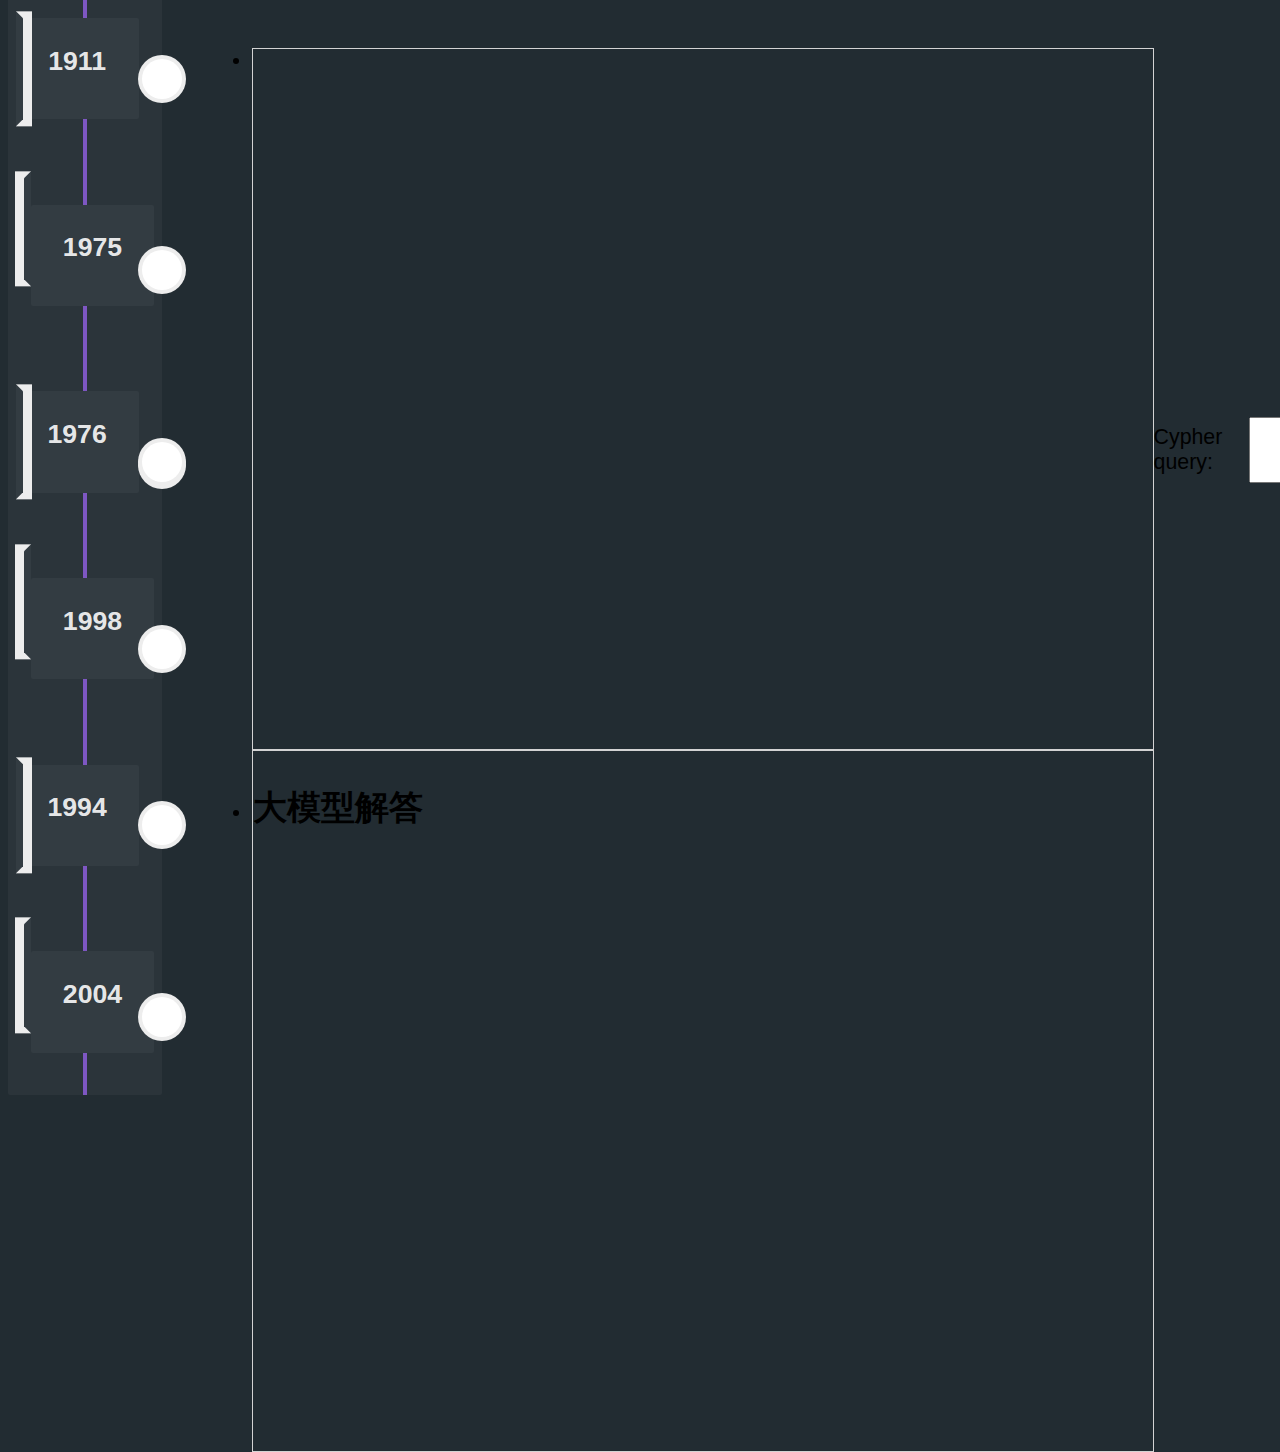
<file: main.html>
<!doctype html>
<html>

<head>
	<title>互联网与AI科技公司发展知识图谱</title>
	<link rel="stylesheet" href="style2.css">
	<style type="text/css">
		html,
		body {
			font: 16pt arial;
			display: flex;
			justify-content: space-between;
			align-items: center;
		}
	</style>

	<!-- FIXME: load from dist -->
	<script type="text/javascript" src="neovis.js"></script>


	<script src="https://code.jquery.com/jquery-3.2.1.min.js"
		integrity="sha256-hwg4gsxgFZhOsEEamdOYGBf13FyQuiTwlAQgxVSNgt4=" crossorigin="anonymous"></script>

	<script type="text/javascript">
		// define config car
		// instantiate nodevis object
		// draw


		var viz;

		function draw() {
			var config = {
				containerId: 'viz',
				neo4j: {
					serverUrl: 'neo4j://localhost:7687',
					serverUser: 'neo4j',
					serverPassword: '200595wzs'//我的天哪密码都被你知道了
				},
				visConfig: {
					nodes: {
						shape: 'square'
					},
					edges: {
						arrows: {
							to: { enabled: true }
						}
					},
				},
				labels: {
					"company": {
						"label": "gsmc",
						"community": "community",
						"font": {
							"size": 30,
							"color": "#606266"
						},
					},
					"time": {
						"label": "sjmc",
						"community": "community",
						"font": {
							"size": 20,
							"color": "#606266"
						},
					},
					"industry": {
						"label": "hymc",
						"community": "community",
						"font": {
							"size": 15,
							"color": "#606266"
						},
					},
					"people": {
						"label": "ppmc",
						"community": "community",
						"font": {
							"size": 13,
							"color": "#606266"
						},
					},
					"product": {
						"label": "cdmc",
						"community": "community",
						"font": {
							"size": 13,
							"color": "#606266"
						},
					},
					"product2": {
						"label": "mdmc",
						"community": "community",
						"font": {
							"size": 13,
							"color": "#606266"
						},
					}
				},

				relationships: {
					"创始人": {
						"thickness": "weight",
						"caption": true,
						[NeoVis.NEOVIS_ADVANCED_CONFIG]: {
							function: {
								title: NeoVis.objectToTitleHtml
							},
						}
					},
					"业务领域": {
						value: 'weight',
						[NeoVis.NEOVIS_ADVANCED_CONFIG]: {
							function: {
								title: NeoVis.objectToTitleHtml
							},
						}
					},
					"成立时间": {
						value: 'weight',
						[NeoVis.NEOVIS_ADVANCED_CONFIG]: {
							function: {
								title: NeoVis.objectToTitleHtml
							},
						}
					},
					"初代产品": {
						value: 'weight',
						[NeoVis.NEOVIS_ADVANCED_CONFIG]: {
							function: {
								title: NeoVis.objectToTitleHtml
							},
						}
					},
					"发展": {
						value: 'weight',
						[NeoVis.NEOVIS_ADVANCED_CONFIG]: {
							function: {
								title: NeoVis.objectToTitleHtml
							},
						}
					},
				},
				initialCypher: 'MATCH (n)-[r]->(m) RETURN n,r,m'
			};
			//这些加了图谱就消失了，我也不知道为什么
			// const data = {
			// 	nodes: [
			// 		{ id: '1', label: '谷歌搜索引擎' },
			// 		// 其他节点
			// 	],
			// 	edges: [
			// 		// 边的定义
			// 	],
			// };



			// vis.onNodeHover((node) => {
			// 	if (node.label === '谷歌搜索引擎') {
			// 		const imageElement = document.createElement('img');
			// 		imageElement.src = 'google1.jpg';
			// 		// 设置图片样式、位置等属性，如：
			// 		imageElement.style.width = '200px';

			// 		// 将图片添加到页面中的某个元素上，如：
			// 		const container = document.getElementById('imageContainer');
			// 		container.innerHTML = ''; // 清空容器中的内容
			// 		container.appendChild(imageElement); // 添加图片元素
			// 	}
			// });

			viz = new NeoVis.default(config);
			viz.render();
			console.log(viz);

		}
		$(document).ready(function () {
			$(".timeline-btn").click(function () {
				var year = $(this).data("year");

				var cypher = "MATCH p = () - [r: `成立时间`] -> ({ sjmc: '" + year + "' }) RETURN p";
				$("#cypher").val(cypher);
				viz.renderWithCypher(cypher);
			});
		});
	</script>
</head>

<body onload="draw()">
	<!-- <div id="imageContainer"></div> -->
	<section id="cd-timeline" class="cd-container">
		<div class="cd-timeline-block">
			<div class="cd-timeline-img cd-picture">
			</div>
			<div class="cd-timeline-content">
			</div>

			<div class="cd-timeline-block">
				<div class="cd-timeline-img cd-movie">
					<button class="timeline-btn" data-year="1911年"></button>
				</div> <!-- cd-timeline-img -->
				<div class="cd-timeline-content">
					<h2>1911</h2>
				</div> <!-- cd-timeline-content -->
			</div> <!-- cd-timeline-block -->

			<div class="cd-timeline-block">
				<div class="cd-timeline-img cd-picture">
					<button class="timeline-btn" data-year="1975年"></button>
				</div> <!-- cd-timeline-img -->
				<div class="cd-timeline-content">
					<h2>1975</h2>
				</div> <!-- cd-timeline-content -->
			</div> <!-- cd-timeline-block -->

			<div class="cd-timeline-block">
				<div class="cd-timeline-img cd-location">
					<button class="timeline-btn" data-year="1976年"></button>
				</div> <!-- cd-timeline-img -->
				<div class="cd-timeline-content">
					<h2>1976</h2>
				</div> <!-- cd-timeline-content -->
			</div> <!-- cd-timeline-block -->

			<div class="cd-timeline-block">
				<div class="cd-timeline-img cd-location">
					<button class="timeline-btn" data-year="1998年"></button>
				</div>
				<div class="cd-timeline-content">
					<h2>1998</h2>
				</div> <!-- cd-timeline-content -->
			</div> <!-- cd-timeline-block -->

			<div class="cd-timeline-block">
				<div class="cd-timeline-img cd-movie">
					<button class="timeline-btn" data-year="1994年"></button>
				</div> <!-- cd-timeline-img -->
				<div class="cd-timeline-content">
					<h2>1994</h2>
				</div> <!-- cd-timeline-content -->
			</div> <!-- cd-timeline-block -->

			<div class="cd-timeline-block">
				<div class="cd-timeline-img cd-picture">
					<button class="timeline-btn" data-year="2004年"></button>
				</div> <!-- cd-timeline-img -->
				<div class="cd-timeline-content">
					<h2>2004</h2>
				</div> <!-- cd-timeline-content -->
			</div> <!-- cd-timeline-block -->
	</section> <!-- cd-timeline -->
	<ul>
		<li style="margin-top: 600px;">
			<div id="viz"></div>
		</li>
		<li>
			<div id="viz">
				<h3>大模型解答</h3>
			</div>
		</li>
	</ul>


	Cypher query: <textarea rows="4" cols=50 id="cypher"></textarea><br>
	<input type="submit" value="Submit" id="reload">
	<input type="submit" value="Stabilize" id="stabilize">



</body>

<script>
	$('#reload').click(function () {

		var cypher = $('#cypher').val();

		if (cypher.length > 3) {
			viz.renderWithCypher(cypher);
		} else {
			console.log('reload');
			viz.reload();

		}

	});

	$('#stabilize').click(function () {
		viz.stabilize();
	});

</script>

</html>
</file>
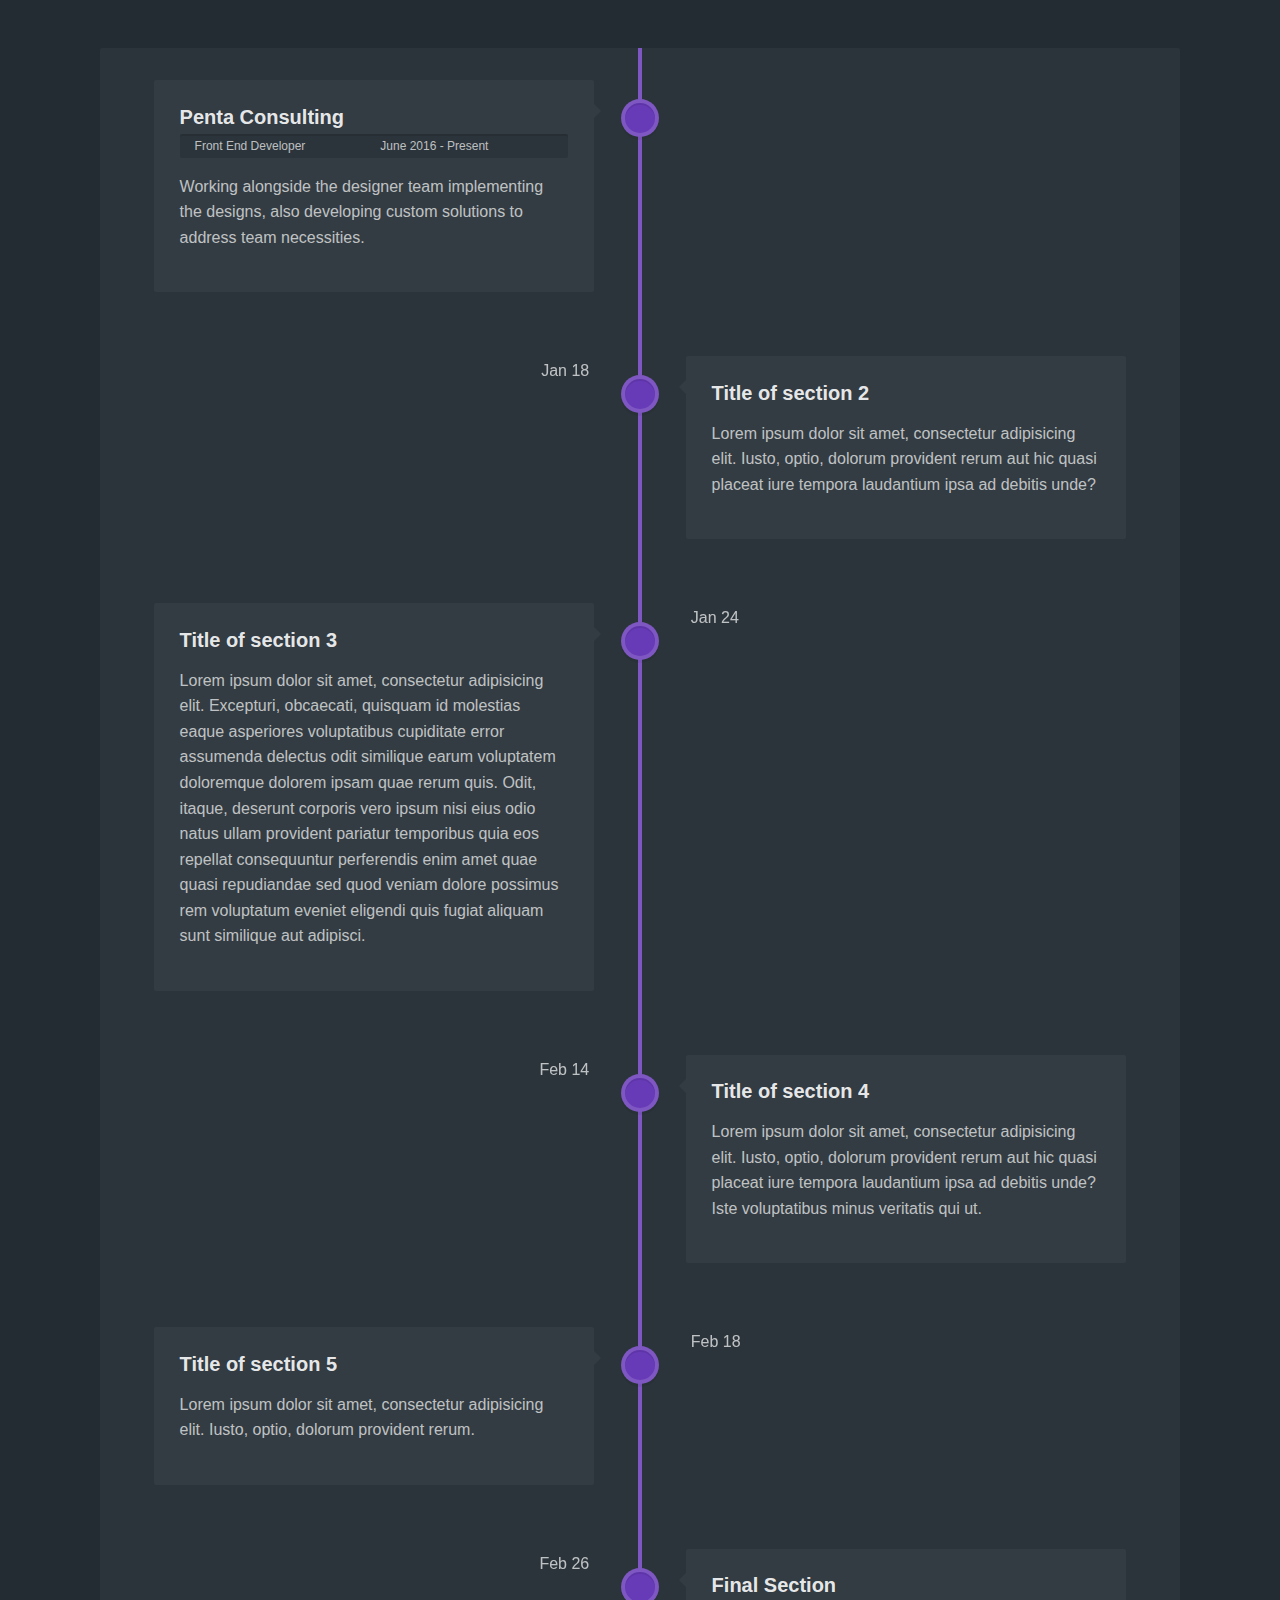
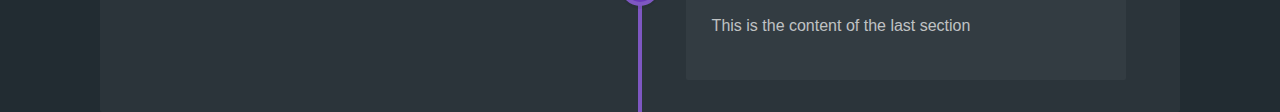
<file: timeline.html>
<!DOCTYPE html>
<html lang="en">

<head>
    <meta charset="UTF-8">
    <meta name="viewport" content="width=device-width, initial-scale=1.0">
    <title>Document</title>
    <link rel="stylesheet" href="style1.css">
</head>

<body>
    <section id="cd-timeline" class="cd-container">
        <div class="cd-timeline-block">
            <div class="cd-timeline-img cd-picture">
            </div>

            <div class="cd-timeline-content">
                <h2>Penta Consulting</h2>
                <div class="timeline-content-info">
                    <span class="timeline-content-info-title">
                        <i class="fa fa-certificate" aria-hidden="true"></i>
                        Front End Developer
                    </span>
                    <span class="timeline-content-info-date">
                        <i class="fa fa-calendar-o" aria-hidden="true"></i>
                        June 2016 - Present
                    </span>
                </div>
                <p>Working alongside the designer team implementing the designs, also developing custom solutions to
                    address
                    team necessities.</p>
                <!-- <ul class="content-skills">
                    <li>HTML5</li>
                    <li>CSS3</li>
                    <li>JavaScript</li>
                    <li>jQuery</li>
                    <li>Wordpress</li>
                </ul> -->
            </div> <!-- cd-timeline-content -->
        </div> <!-- cd-timeline-block -->

        <div class="cd-timeline-block">
            <div class="cd-timeline-img cd-movie">
            </div> <!-- cd-timeline-img -->

            <div class="cd-timeline-content">
                <h2>Title of section 2</h2>
                <p>Lorem ipsum dolor sit amet, consectetur adipisicing elit. Iusto, optio, dolorum provident rerum aut
                    hic
                    quasi placeat iure tempora laudantium ipsa ad debitis unde?</p>
                <span class="cd-date">Jan 18</span>
            </div> <!-- cd-timeline-content -->
        </div> <!-- cd-timeline-block -->

        <div class="cd-timeline-block">
            <div class="cd-timeline-img cd-picture">
            </div> <!-- cd-timeline-img -->

            <div class="cd-timeline-content">
                <h2>Title of section 3</h2>
                <p>Lorem ipsum dolor sit amet, consectetur adipisicing elit. Excepturi, obcaecati, quisquam id molestias
                    eaque asperiores voluptatibus cupiditate error assumenda delectus odit similique earum voluptatem
                    doloremque dolorem ipsam quae rerum quis. Odit, itaque, deserunt corporis vero ipsum nisi eius odio
                    natus ullam provident pariatur temporibus quia eos repellat consequuntur perferendis enim amet quae
                    quasi repudiandae sed quod veniam dolore possimus rem voluptatum eveniet eligendi quis fugiat
                    aliquam
                    sunt similique aut adipisci.</p>
                <span class="cd-date">Jan 24</span>
            </div> <!-- cd-timeline-content -->
        </div> <!-- cd-timeline-block -->

        <div class="cd-timeline-block">
            <div class="cd-timeline-img cd-location">
            </div> <!-- cd-timeline-img -->

            <div class="cd-timeline-content">
                <h2>Title of section 4</h2>
                <p>Lorem ipsum dolor sit amet, consectetur adipisicing elit. Iusto, optio, dolorum provident rerum aut
                    hic
                    quasi placeat iure tempora laudantium ipsa ad debitis unde? Iste voluptatibus minus veritatis qui
                    ut.
                </p>
                <span class="cd-date">Feb 14</span>
            </div> <!-- cd-timeline-content -->
        </div> <!-- cd-timeline-block -->

        <div class="cd-timeline-block">
            <div class="cd-timeline-img cd-location">
            </div>

            <div class="cd-timeline-content">
                <h2>Title of section 5</h2>
                <p>Lorem ipsum dolor sit amet, consectetur adipisicing elit. Iusto, optio, dolorum provident rerum.</p>
                <span class="cd-date">Feb 18</span>
            </div> <!-- cd-timeline-content -->
        </div> <!-- cd-timeline-block -->

        <div class="cd-timeline-block">
            <div class="cd-timeline-img cd-movie">
            </div> <!-- cd-timeline-img -->

            <div class="cd-timeline-content">
                <h2>Final Section</h2>
                <p>This is the content of the last section</p>
                <span class="cd-date">Feb 26</span>
            </div> <!-- cd-timeline-content -->
        </div> <!-- cd-timeline-block -->
    </section> <!-- cd-timeline -->
</body>

</html>
</file>
<file: style2.css>
html,
body {
    background-color: #222C32;
    height: 100%;
    font-family: 'Open Sans', sans-serif;
    box-sizing: border-box;
}

.cd-container {
    width: 90%;
    max-width: 1080px;
    margin: 0 auto;
    background: #2B343A;
    padding: 0 10%;
    border-radius: 2px;
}

.cd-container::after {
    content: '';
    display: table;
    clear: both;
}

/* -------------------------------- 

Main components 

-------------------------------- */


#cd-timeline {
    position: relative;
    padding: 2em 0;
    margin-top: 2em;
    margin-bottom: 2em;
}

#cd-timeline::before {
    content: '';
    position: absolute;
    top: 0;
    left: 25px;
    height: 100%;
    width: 4px;
    background: #7E57C2;
}

@media only screen and (min-width: 1170px) {
    #cd-timeline {
        margin-top: 3em;
        margin-bottom: 3em;
    }

    #cd-timeline::before {
        left: 50%;
        margin-left: -2px;
    }
}

.cd-timeline-block {
    position: relative;
    margin: 2em 0;
}

.cd-timeline-block:after {
    content: "";
    display: table;
    clear: both;
}

.cd-timeline-block:first-child {
    margin-top: 0;
}

.cd-timeline-block:last-child {
    margin-bottom: 0;
}

@media only screen and (min-width: 1170px) {
    .cd-timeline-block {
        margin: 4em 0;
    }

    .cd-timeline-block:first-child {
        margin-top: 0;
    }

    .cd-timeline-block:last-child {
        margin-bottom: 0;
    }
}

.cd-timeline-img {
    position: absolute;
    top: 8px;
    left: 12px;
    width: 30px;
    height: 30px;
    border-radius: 50%;
    box-shadow: 0 0 0 4px #7E57C2, inset 0 2px 0 rgba(0, 0, 0, 0.08), 0 3px 0 4px rgba(0, 0, 0, 0.05);
}

.cd-timeline-img {
    background: #673AB7;
}

@media only screen and (min-width: 1170px) {
    .cd-timeline-img {
        width: 30px;
        height: 30px;
        left: 50%;
        margin-left: -15px;
        margin-top: 15px;
        /* Force Hardware Acceleration in WebKit */
        -webkit-transform: translateZ(0);
        -webkit-backface-visibility: hidden;
    }
}

.cd-timeline-content {
    position: relative;
    margin-left: 60px;
    margin-right: 30px;
    background: #333C42;
    border-radius: 2px;
    padding: 1em;

    .timeline-content-info {
        background: #2B343A;
        padding: 5px 10px;
        color: rgba(255, 255, 255, 0.7);
        font-size: 12px;
        box-shadow: inset 0 2px 0 rgba(0, 0, 0, 0.08);
        border-radius: 2px;

        i {
            margin-right: 5px;
        }

        .timeline-content-info-title,
        .timeline-content-info-date {
            width: calc(50% - 2px);
            display: inline-block;
        }

        @media (max-width: 500px) {

            .timeline-content-info-title,
            .timeline-content-info-date {
                display: block;
                width: 100%;
            }
        }
    }

    /* .content-skills {
        font-size: 12px;
        padding: 0;
        margin-bottom: 0;
        display: flex;
        flex-wrap: wrap;
        justify-content: center;

        li {
            background: #40484D;
            border-radius: 2px;
            display: inline-block;
            padding: 2px 10px;
            color: rgba(255, 255, 255, 0.7);
            margin: 3px 2px;
            text-align: center;
            flex-grow: 1;
        }
    } */
}

.cd-timeline-content:after {
    content: "";
    display: table;
    clear: both;
}

.cd-timeline-content h2 {
    color: rgba(255, 255, 255, .9);
    margin-top: 0;
    margin-bottom: 5px;
}

.cd-timeline-content p,
.cd-timeline-content .cd-date {
    color: rgba(255, 255, 255, .7);
    font-size: 13px;
    font-size: 0.8125rem;
}

.cd-timeline-content .cd-date {
    display: inline-block;
}

.cd-timeline-content p {
    margin: 1em 0;
    line-height: 1.6;
}

.cd-timeline-content::before {
    content: '';
    position: absolute;
    top: 16px;
    right: 100%;
    height: 0;
    width: 0;
    border: 7px solid transparent;
    border-right: 7px solid #333C42;
}

@media only screen and (min-width: 768px) {
    .cd-timeline-content h2 {
        font-size: 20px;
        font-size: 1.25rem;
    }

    .cd-timeline-content p {
        font-size: 16px;
        font-size: 1rem;
    }

    .cd-timeline-content .cd-read-more,
    .cd-timeline-content .cd-date {
        font-size: 14px;
        font-size: 0.875rem;
    }
}

@media only screen and (min-width: 1170px) {
    .cd-timeline-content {
        color: white;
        margin-left: 0;
        padding: 1.6em;
        width: 36%;
        margin: 0 5%
    }

    .cd-timeline-content::before {
        top: 24px;
        left: 100%;
        border-color: transparent;
        border-left-color: #333C42;
    }

    .cd-timeline-content .cd-date {
        position: absolute;
        width: 100%;
        left: 122%;
        top: 6px;
        font-size: 16px;
        font-size: 1rem;
    }

    .cd-timeline-block:nth-child(even) .cd-timeline-content {
        float: right;
    }

    .cd-timeline-block:nth-child(even) .cd-timeline-content::before {
        top: 24px;
        left: auto;
        right: 100%;
        border-color: transparent;
        border-right-color: #333C42;
    }

    .cd-timeline-block:nth-child(even) .cd-timeline-content .cd-read-more {
        float: right;
    }

    .cd-timeline-block:nth-child(even) .cd-timeline-content .cd-date {
        left: auto;
        right: 122%;
        text-align: right;
    }

    #viz {
        width: 900px;
        height: 700px;
        border: 1px solid lightgray;
        font: 22pt arial;
    }

    #cd-timeline {
        width: 13%;
        margin-right: 50px;
    }

    .cd-timeline-block {
        margin-bottom: 30px;
    }

    .cd-timeline-content {
        position: relative;
        padding: 2em 0;
        width: 80%;
    }

    .cd-timeline-content::before {
        content: "";
        position: absolute;
        top: 50%;
        left: 0;
        width: 2px;
        height: 100%;
        background: #ededed;
        transform: translateY(-50%);
    }

    .cd-timeline-img {
        position: absolute;
        top: 50%;
        z-index: 2;
        width: 40px;
        height: 40px;
        border-radius: 50%;
        box-shadow: 0 0 0 4px #ededed;
        transform: translateY(-50%);
        background: #ffffff;
    }

    .cd-picture {
        transform: translateY(-50%) translateX(-50%);
        margin-left: 50%;
    }

    .cd-movie {
        transform: translateY(-50%) translateX(-50%);
        margin-top: 10px;
        margin-left: 50%;
    }

    .cd-location {
        transform: translateY(-50%) translateX(-50%);
        margin-top: 20px;
        margin-left: 50%;
    }

    .cd-timeline-content h2 {
        margin-top: -15px;
        margin-bottom: 0;
        display: flex;
        align-items: center;
        justify-content: center;
        text-align: center;
    }

    .cd-date {
        display: inline-block;
        padding: 0.6em 1em;
        background-color: #ededed;
        border-radius: 1em;
    }


    .cd-timeline-img .timeline-btn {
        width: 100%;
        height: 100%;
        border-radius: 50%;
        background: none;
        cursor: pointer;
        border: none;
        padding: 0;
        display: flex;
        align-items: center;
        justify-content: center;
    }

    .cd-timeline-img .timeline-btn:focus {
        outline: none;
    }
}
</file>
<file: style1.css>
html,
body {
    background-color: #222C32;
    height: 100%;
    font-family: 'Open Sans', sans-serif;
    box-sizing: border-box;
}

.cd-container {
    width: 90%;
    max-width: 1080px;
    margin: 0 auto;
    background: #2B343A;
    padding: 0 10%;
    border-radius: 2px;
}

.cd-container::after {
    content: '';
    display: table;
    clear: both;
}

/* -------------------------------- 

Main components 

-------------------------------- */


#cd-timeline {
    position: relative;
    padding: 2em 0;
    margin-top: 2em;
    margin-bottom: 2em;
}

#cd-timeline::before {
    content: '';
    position: absolute;
    top: 0;
    left: 25px;
    height: 100%;
    width: 4px;
    background: #7E57C2;
}

@media only screen and (min-width: 1170px) {
    #cd-timeline {
        margin-top: 3em;
        margin-bottom: 3em;
    }

    #cd-timeline::before {
        left: 50%;
        margin-left: -2px;
    }
}

.cd-timeline-block {
    position: relative;
    margin: 2em 0;
}

.cd-timeline-block:after {
    content: "";
    display: table;
    clear: both;
}

.cd-timeline-block:first-child {
    margin-top: 0;
}

.cd-timeline-block:last-child {
    margin-bottom: 0;
}

@media only screen and (min-width: 1170px) {
    .cd-timeline-block {
        margin: 4em 0;
    }

    .cd-timeline-block:first-child {
        margin-top: 0;
    }

    .cd-timeline-block:last-child {
        margin-bottom: 0;
    }
}

.cd-timeline-img {
    position: absolute;
    top: 8px;
    left: 12px;
    width: 30px;
    height: 30px;
    border-radius: 50%;
    box-shadow: 0 0 0 4px #7E57C2, inset 0 2px 0 rgba(0, 0, 0, 0.08), 0 3px 0 4px rgba(0, 0, 0, 0.05);
}

.cd-timeline-img {
    background: #673AB7;
}

@media only screen and (min-width: 1170px) {
    .cd-timeline-img {
        width: 30px;
        height: 30px;
        left: 50%;
        margin-left: -15px;
        margin-top: 15px;
        /* Force Hardware Acceleration in WebKit */
        -webkit-transform: translateZ(0);
        -webkit-backface-visibility: hidden;
    }
}

.cd-timeline-content {
    position: relative;
    margin-left: 60px;
    margin-right: 30px;
    background: #333C42;
    border-radius: 2px;
    padding: 1em;

    .timeline-content-info {
        background: #2B343A;
        padding: 5px 10px;
        color: rgba(255, 255, 255, 0.7);
        font-size: 12px;
        box-shadow: inset 0 2px 0 rgba(0, 0, 0, 0.08);
        border-radius: 2px;

        i {
            margin-right: 5px;
        }

        .timeline-content-info-title,
        .timeline-content-info-date {
            width: calc(50% - 2px);
            display: inline-block;
        }

        @media (max-width: 500px) {

            .timeline-content-info-title,
            .timeline-content-info-date {
                display: block;
                width: 100%;
            }
        }
    }

    /* .content-skills {
        font-size: 12px;
        padding: 0;
        margin-bottom: 0;
        display: flex;
        flex-wrap: wrap;
        justify-content: center;

        li {
            background: #40484D;
            border-radius: 2px;
            display: inline-block;
            padding: 2px 10px;
            color: rgba(255, 255, 255, 0.7);
            margin: 3px 2px;
            text-align: center;
            flex-grow: 1;
        }
    } */
}

.cd-timeline-content:after {
    content: "";
    display: table;
    clear: both;
}

.cd-timeline-content h2 {
    color: rgba(255, 255, 255, .9);
    margin-top: 0;
    margin-bottom: 5px;
}

.cd-timeline-content p,
.cd-timeline-content .cd-date {
    color: rgba(255, 255, 255, .7);
    font-size: 13px;
    font-size: 0.8125rem;
}

.cd-timeline-content .cd-date {
    display: inline-block;
}

.cd-timeline-content p {
    margin: 1em 0;
    line-height: 1.6;
}

.cd-timeline-content::before {
    content: '';
    position: absolute;
    top: 16px;
    right: 100%;
    height: 0;
    width: 0;
    border: 7px solid transparent;
    border-right: 7px solid #333C42;
}

@media only screen and (min-width: 768px) {
    .cd-timeline-content h2 {
        font-size: 20px;
        font-size: 1.25rem;
    }

    .cd-timeline-content p {
        font-size: 16px;
        font-size: 1rem;
    }

    .cd-timeline-content .cd-read-more,
    .cd-timeline-content .cd-date {
        font-size: 14px;
        font-size: 0.875rem;
    }
}

@media only screen and (min-width: 1170px) {
    .cd-timeline-content {
        color: white;
        margin-left: 0;
        padding: 1.6em;
        width: 36%;
        margin: 0 5%
    }

    .cd-timeline-content::before {
        top: 24px;
        left: 100%;
        border-color: transparent;
        border-left-color: #333C42;
    }

    .cd-timeline-content .cd-date {
        position: absolute;
        width: 100%;
        left: 122%;
        top: 6px;
        font-size: 16px;
        font-size: 1rem;
    }

    .cd-timeline-block:nth-child(even) .cd-timeline-content {
        float: right;
    }

    .cd-timeline-block:nth-child(even) .cd-timeline-content::before {
        top: 24px;
        left: auto;
        right: 100%;
        border-color: transparent;
        border-right-color: #333C42;
    }

    .cd-timeline-block:nth-child(even) .cd-timeline-content .cd-read-more {
        float: right;
    }

    .cd-timeline-block:nth-child(even) .cd-timeline-content .cd-date {
        left: auto;
        right: 122%;
        text-align: right;
    }
}
</file>
